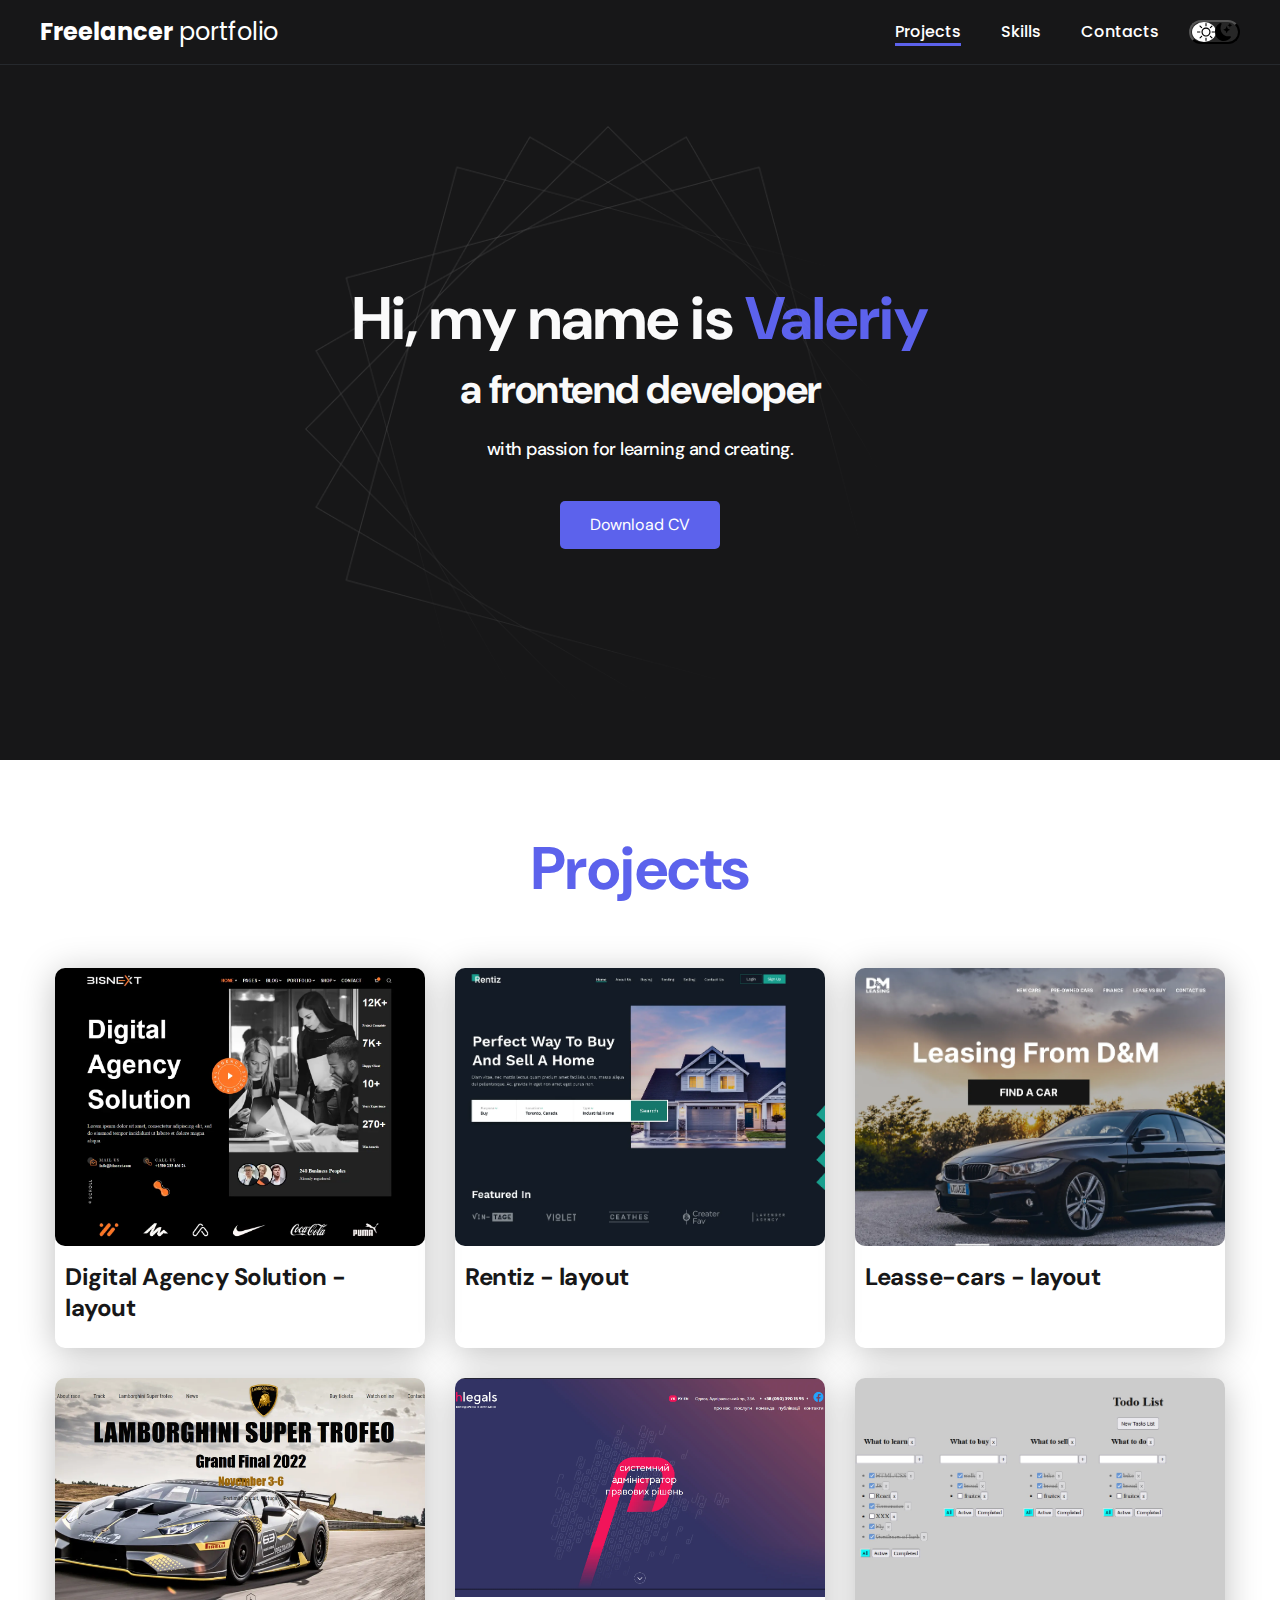
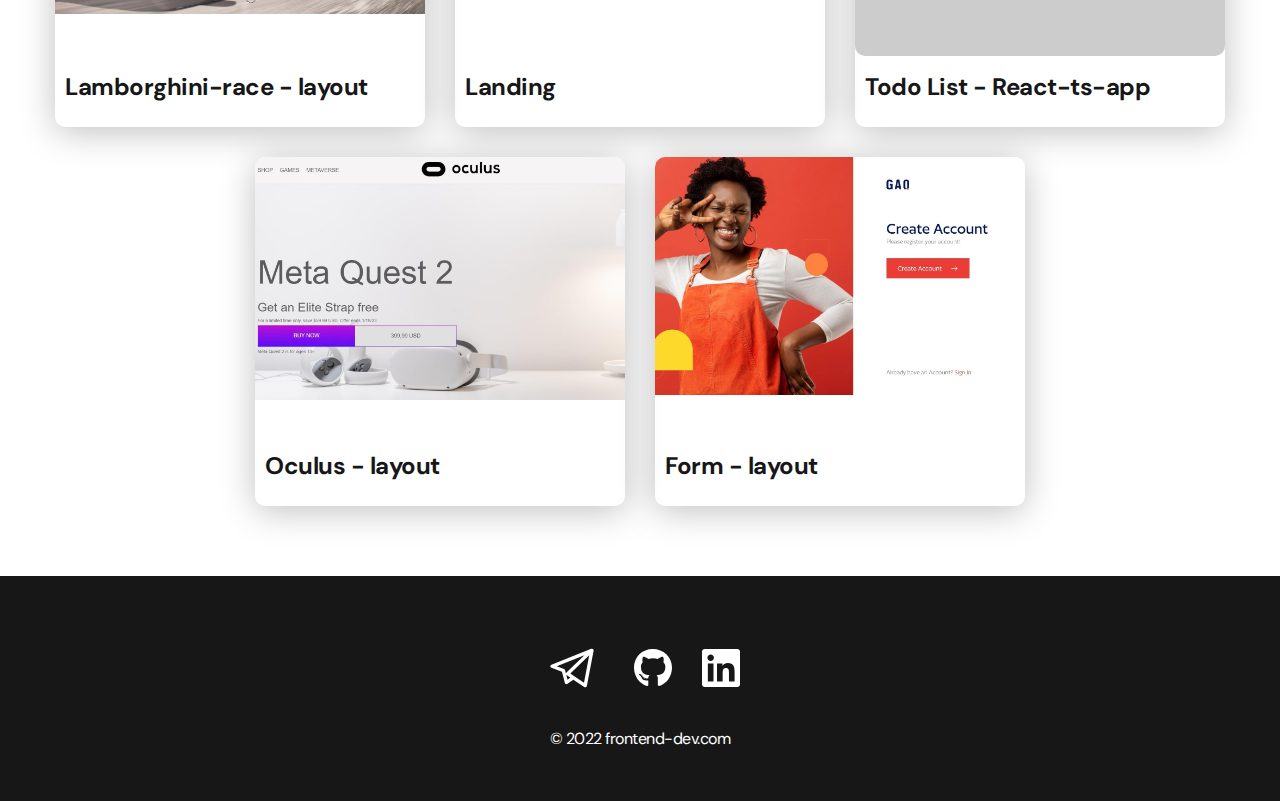
<file: index.html>
<!DOCTYPE html>
<html lang="en">
    <head>
    <meta charset="UTF-8">
    <meta http-equiv="X-UA-Compatible" content="IE=edge">
    <meta name="viewport" content="width=device-width, initial-scale=1.0">
    <link rel="stylesheet" href="css/style.min.css?_v=20230529133737">
    <title>portfolio</title>
</head>
    <body>
        <div class="wrapper">
            <nav class="nav">
                <div class="container">
                    <div class="nav-row">
                        <a href="./index.html" class="logo"><span>Freelancer</span> portfolio</a>
        
                        <button class="dark-mode-btn">
                            <img src="./img/svgicons/sun.svg" alt="light mode" class="dark-mode-btn__icon">
                            <img src="./img/svgicons/moon.svg" alt="dark mode" class="dark-mode-btn__icon">
                        </button>
        
                        <ul class="nav-list">
                            <li class="nav-list__item">
                                <a href="./index.html" class="nav-list__link nav-list__link--active">Projects</a>
                            </li>
                            <li class="nav-list__item">
                                <a href="./skills.html" class="nav-list__link">Skills</a>
                            </li>
                            <li class="nav-list__item">
                                <a href="./contacts.html" class="nav-list__link">Contacts</a>
                            </li>
                        </ul>
                    </div>
                </div>
               
           </nav>
           <header class="header">
                <div class="header__wrapper">
                    <picture><source srcset="./img/Abstract.webp" type="image/webp"><img src="./img/Abstract.png" alt="back ground image"></picture>
                    <h1 class="header__title"><strong>Hi, my name is <em>Valeriy</em></strong><br> a frontend developer</h1>
                    <div class="header__text">
                        <p>with passion for learning and creating.</p>
                    </div>
                    <div class="header__btn">
                        <a href="./doc/Valeriy D. FE dev CV.pdf" download class="btn">Download CV</a>
                    </div>
                </div>
           </header>
           <main class="section">
                <div class="container">
                    <h2 class="project__title">Projects</h2>
                    <div class="project__content">
        
                        <div class="project__content-card">
                            <a href="./project-page1.html">
                                <div class="project__content-card-img">     
                                    <picture><source srcset="./img/projects/Digital-agency-solution.webp" type="image/webp"><img src="./img/projects/Digital-agency-solution.png" alt="project-img01"></picture>   
                                </div>
                                <h3 class="project__content-card-text">Digital Agency Solution - layout</h3>
            
                            </a>
                        </div>
                        <div class="project__content-card">
                            <a href="project-rentiz.html">
                                <div class="project__content-card-img">
                                    <picture><source srcset="./img/projects/Rentiz.webp" type="image/webp"><img src="./img/projects/Rentiz.jpg" alt="project-img02"></picture>
                                </div>
                                <h3 class="project__content-card-text">Rentiz - layout</h3>
            
                            </a>
                        </div>
                        <div class="project__content-card">
                            <a href="project- leasse-cars.html">
                                <div class="project__content-card-img">
                                    <picture><source srcset="./img/projects/leasse-cars.webp" type="image/webp"><img src="./img/projects/leasse-cars.jpg" alt="project-img03"></picture>
                                </div>
                                <h3 class="project__content-card-text">Leasse-cars - layout </h3>
            
                            </a>
                        </div>
                        <div class="project__content-card">
                            <a href="project-lamborghini.html">
                                <div class="project__content-card-img">
                                    <picture><source srcset="./img/projects/lamborghini.webp" type="image/webp"><img src="./img/projects/lamborghini.jpg" alt="project-img04"></picture>
                                </div>
                                <h3 class="project__content-card-text">Lamborghini-race - layout</h3>
            
                            </a>
                        </div>
                        <div class="project__content-card">
                            <a href="project-site-layout.html">
                                <div class="project__content-card-img">
                                    <picture><source srcset="./img/projects/Hlegals.webp" type="image/webp"><img src="./img/projects/Hlegals.jpg" alt="project-img05"></picture>
                                </div>
                                <h3 class="project__content-card-text">Landing</h3>
            
                            </a>
                        </div>
                        <div class="project__content-card">
                            <a href="project-todo-ts.html">
                                <div class="project__content-card-img">
                                    <img src="./img/projects/todolist 2.jpg" alt="project-img06">
                                </div>
                                <h3 class="project__content-card-text">Todo List - React-ts-app</h3>
            
                            </a>
                        </div>
                        <div class="project__content-card">
                            <a href="project-oculus.html">
                                <div class="project__content-card-img">
                                    <img src="./img/projects/Screenshot oculus.jpg" alt="project-img06">
                                </div>
                                <h3 class="project__content-card-text">Oculus - layout</h3>
            
                            </a>
                        </div>
                        <div class="project__content-card">
                            <a href="project-form.html">
                                <div class="project__content-card-img">
                                    <img src="./img/projects/Screenshot form.jpg" alt="project-img06">
                                </div>
                                <h3 class="project__content-card-text">Form - layout</h3>
            
                            </a>
                        </div>
                    </div>
                </div>
        
           </main>
            
            <footer class="footer">
    <div class="container">          
        <ul class="social">

            <li class="social__item">
                <a href="https://t.me/dolyasv63">
                    <img src="img/svgicons/telegram.svg" alt="telegram">
                </a>
            </li>
            <li class="social__item">
                <a href="https://github.com/ValeriyDolya">
                    <img src="img/svgicons/gitHub.svg" alt="gitHub">
                </a>
            </li>
            <li class="social__item">
                <a href="https://www.linkedin.com/in/valeriy-dolya-1a2a0b246/">
                    <img src="img/svgicons/linkedIn.svg" alt="linkedIn">
                </a>
            </li>
        </ul>
        <div class="copyright">
            <p>© 2022 frontend-dev.com</p>
        </div>
    </div>
</footer>
        </div>



        <script src="js/app.min.js?_v=20230529133737"></script>
    </body>
</html>
</file>
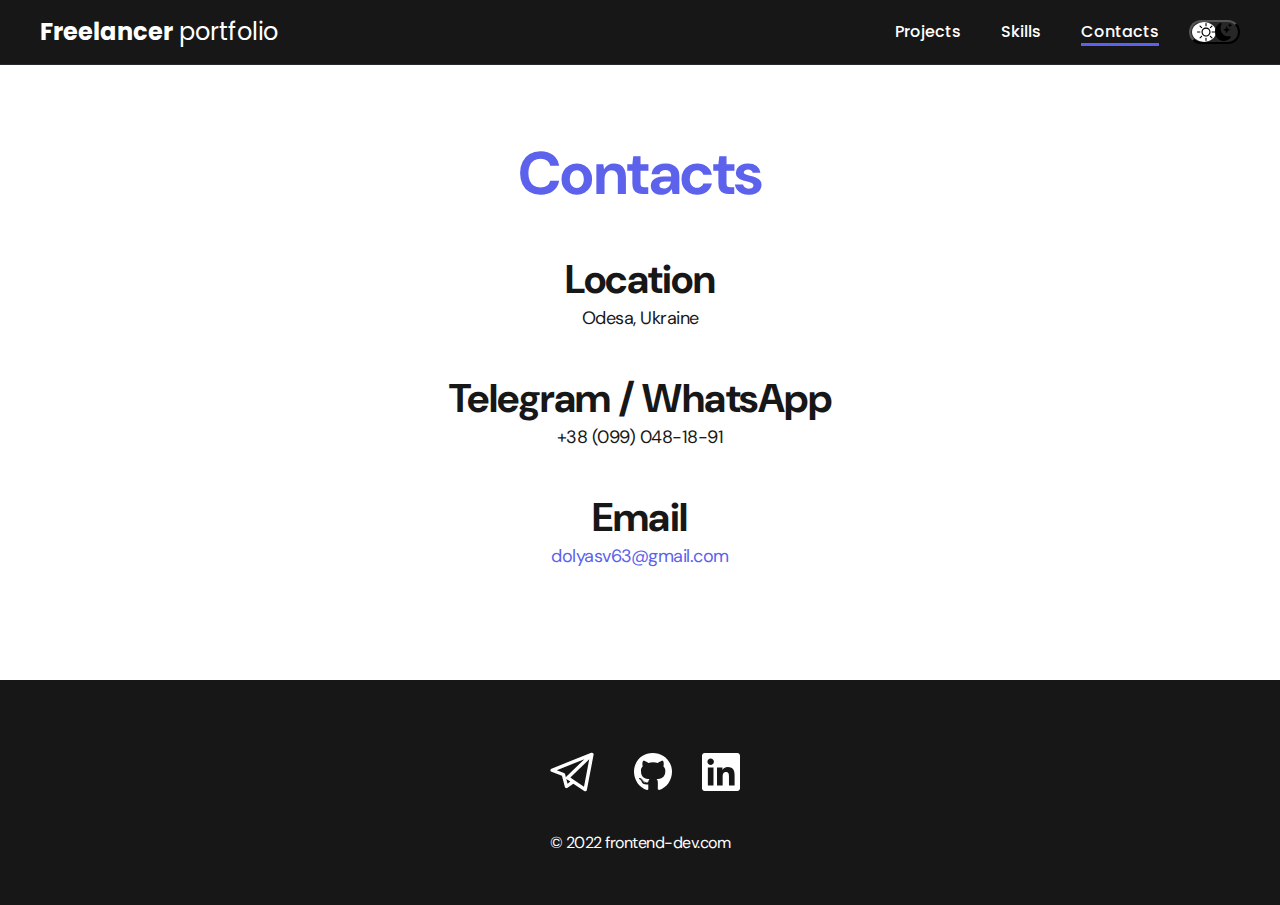
<file: contacts.html>
<!DOCTYPE html>
<html lang="en">
    <head>
    <meta charset="UTF-8">
    <meta http-equiv="X-UA-Compatible" content="IE=edge">
    <meta name="viewport" content="width=device-width, initial-scale=1.0">
    <link rel="stylesheet" href="css/style.min.css?_v=20230529133737">
    <title>about page</title>
</head>
    <body>
        <nav class="nav">
            <div class="container">
                <div class="nav-row">
                    <a href="./index.html" class="logo"><span>Freelancer</span> portfolio</a>
                    <button class="dark-mode-btn">
                        <img src="./img/svgicons/sun.svg" alt="light mode" class="dark-mode-btn__icon">
                        <img src="./img/svgicons/moon.svg" alt="dark mode" class="dark-mode-btn__icon">
                    </button>
                    <ul class="nav-list">
                        <li class="nav-list__item">
                            <a href="./index.html" class="nav-list__link">Projects</a>
                        </li>
                        <li class="nav-list__item">
                            <a href="./skills.html" class="nav-list__link">Skills</a>
                        </li>
                        <li class="nav-list__item">
                            <a href="./contacts.html" class="nav-list__link nav-list__link--active">Contacts</a>
                        </li>
                    </ul>
                </div>
            </div>
           
       </nav>
    
       <main class="section">
            <div class="container"> 
                <h1 class="project__title">Contacts</h1>
                <ul class="content-list">
                    <li class="contemt-list__item">
                        <h2 class="contemt-list__item--title">Location </h2>
                        <p>Odesa, Ukraine</p>
                    </li>
                    <li class="contemt-list__item">
                        <h2 class="contemt-list__item--title">Telegram / WhatsApp</h2>
                        <p><a href="tel:+380990481891" class="tel">+38 (099) 048-18-91</a></p>
                    </li>
                    <li class="contemt-list__item">
                        <h2 class="contemt-list__item--title">Email</h2>
                        <p><a href="mailto:dolyasv63@gmail.com" class="email">dolyasv63@gmail.com</a></p>
                    </li>
                </ul>
    
            </div>
    
       </main>
        <footer class="footer">
    <div class="container">          
        <ul class="social">

            <li class="social__item">
                <a href="https://t.me/dolyasv63">
                    <img src="img/svgicons/telegram.svg" alt="telegram">
                </a>
            </li>
            <li class="social__item">
                <a href="https://github.com/ValeriyDolya">
                    <img src="img/svgicons/gitHub.svg" alt="gitHub">
                </a>
            </li>
            <li class="social__item">
                <a href="https://www.linkedin.com/in/valeriy-dolya-1a2a0b246/">
                    <img src="img/svgicons/linkedIn.svg" alt="linkedIn">
                </a>
            </li>
        </ul>
        <div class="copyright">
            <p>© 2022 frontend-dev.com</p>
        </div>
    </div>
</footer>
        <script src="js/app.min.js?_v=20230529133737"></script>
    </body>
</html>
</file>
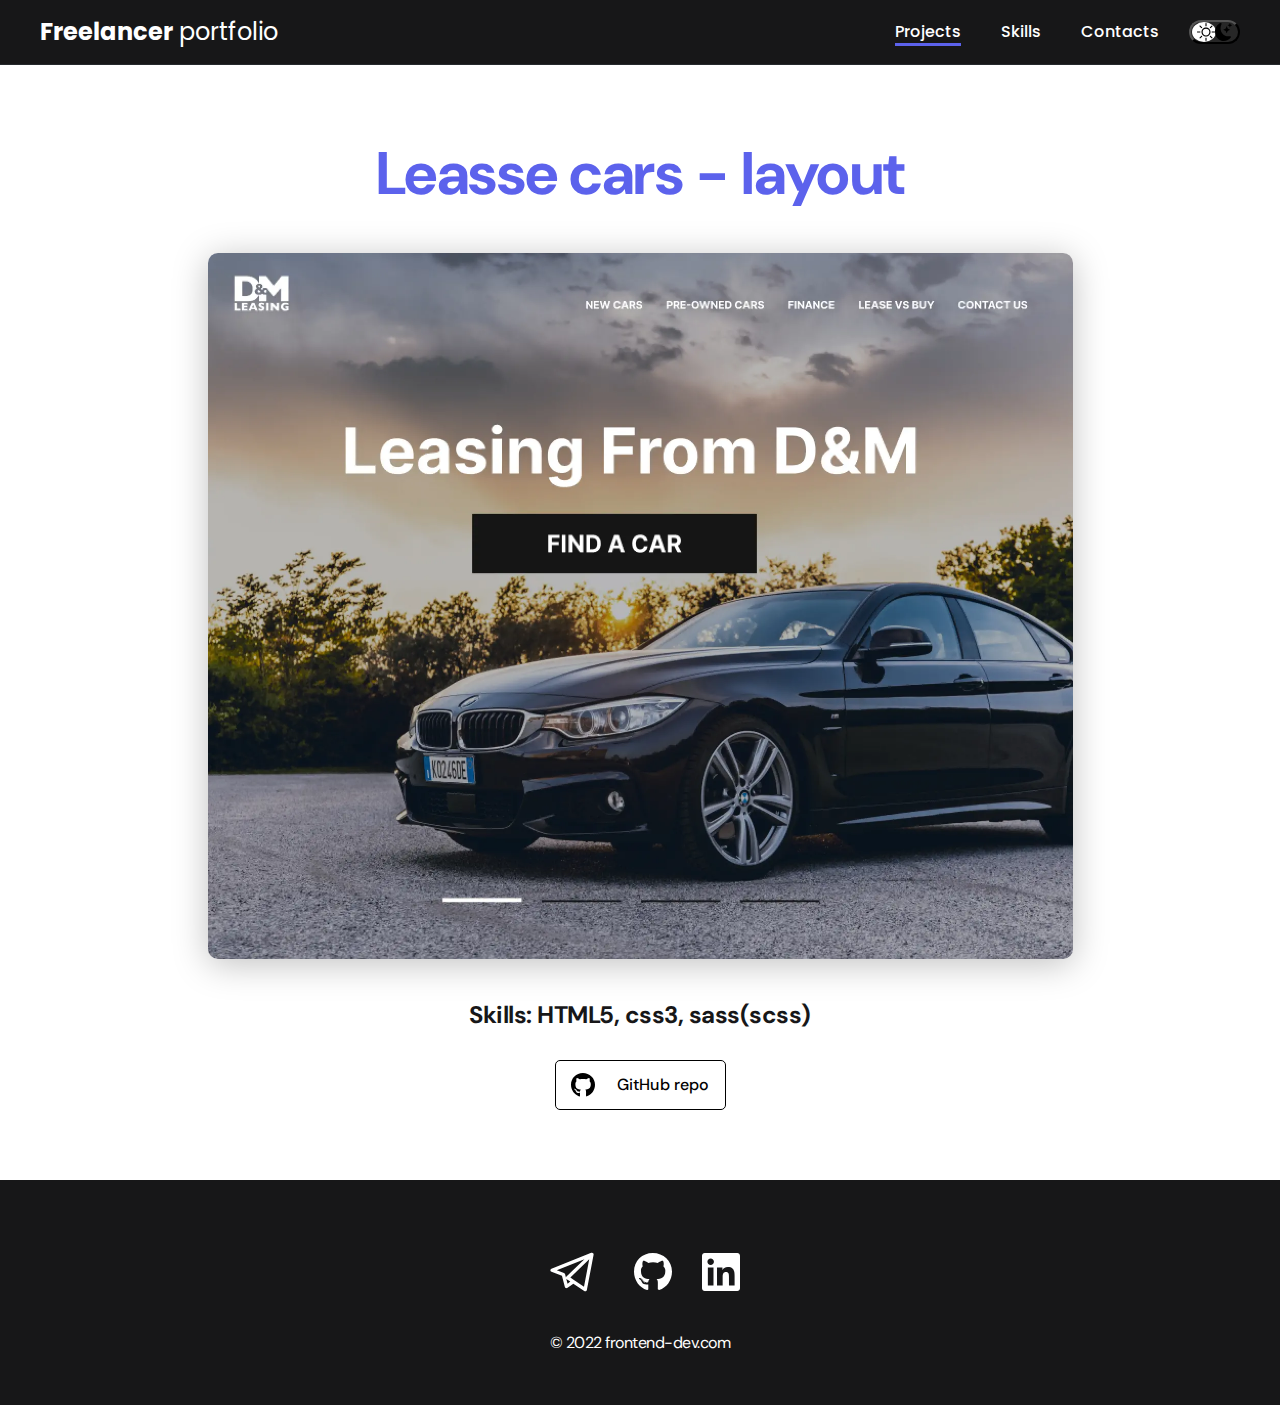
<file: project- leasse-cars.html>
<!DOCTYPE html>
<html lang="en">
    <head>
    <meta charset="UTF-8">
    <meta http-equiv="X-UA-Compatible" content="IE=edge">
    <meta name="viewport" content="width=device-width, initial-scale=1.0">
    <link rel="stylesheet" href="css/style.min.css?_v=20230529133737">
    <title>about page</title>
</head>
    <body>
        <nav class="nav">
            <div class="container">
                <div class="nav-row">
                    <a href="./index.html" class="logo"><span>Freelancer</span> portfolio</a>
                    <button class="dark-mode-btn">
                        <img src="./img/svgicons/sun.svg" alt="light mode" class="dark-mode-btn__icon">
                        <img src="./img/svgicons/moon.svg" alt="dark mode" class="dark-mode-btn__icon">
                    </button>
                    <ul class="nav-list">
                        <li class="nav-list__item">
                            <a href="./index.html" class="nav-list__link nav-list__link--active">Projects</a>
                        </li>
                        <li class="nav-list__item">
                            <a href="./skills.html" class="nav-list__link">Skills</a>
                        </li>
                        <li class="nav-list__item">
                            <a href="./contacts.html" class="nav-list__link">Contacts</a>
                        </li>
                    </ul>
                </div>
            </div>
        
        </nav>

        <main class="section">
            <div class="container">
                <div class="project-details">
                    <h1 class="project__title">Leasse cars - layout</h1>
                        <a href="https://valeriydolya.github.io/Leasse-cars/">
                            <picture><source srcset="./img/projects/leasse-cars.webp" type="image/webp"><img src="./img/projects/leasse-cars.jpg" alt="project-img01"></picture>
                        </a>
                    <div class="project-details__descr">
                        <p>Skills: HTML5, css3, sass(scss)</p>
                    </div>
                    <a href="https://github.com/ValeriyDolya/Leasse-cars" class="btn-outline">
                        <p>GitHub repo</p>
                    </a>
                </div>

            </div>

        </main>
        <footer class="footer">
    <div class="container">          
        <ul class="social">

            <li class="social__item">
                <a href="https://t.me/dolyasv63">
                    <img src="img/svgicons/telegram.svg" alt="telegram">
                </a>
            </li>
            <li class="social__item">
                <a href="https://github.com/ValeriyDolya">
                    <img src="img/svgicons/gitHub.svg" alt="gitHub">
                </a>
            </li>
            <li class="social__item">
                <a href="https://www.linkedin.com/in/valeriy-dolya-1a2a0b246/">
                    <img src="img/svgicons/linkedIn.svg" alt="linkedIn">
                </a>
            </li>
        </ul>
        <div class="copyright">
            <p>© 2022 frontend-dev.com</p>
        </div>
    </div>
</footer>
        <script src="js/app.min.js?_v=20230529133737"></script>
    </body>
</html>
</file>
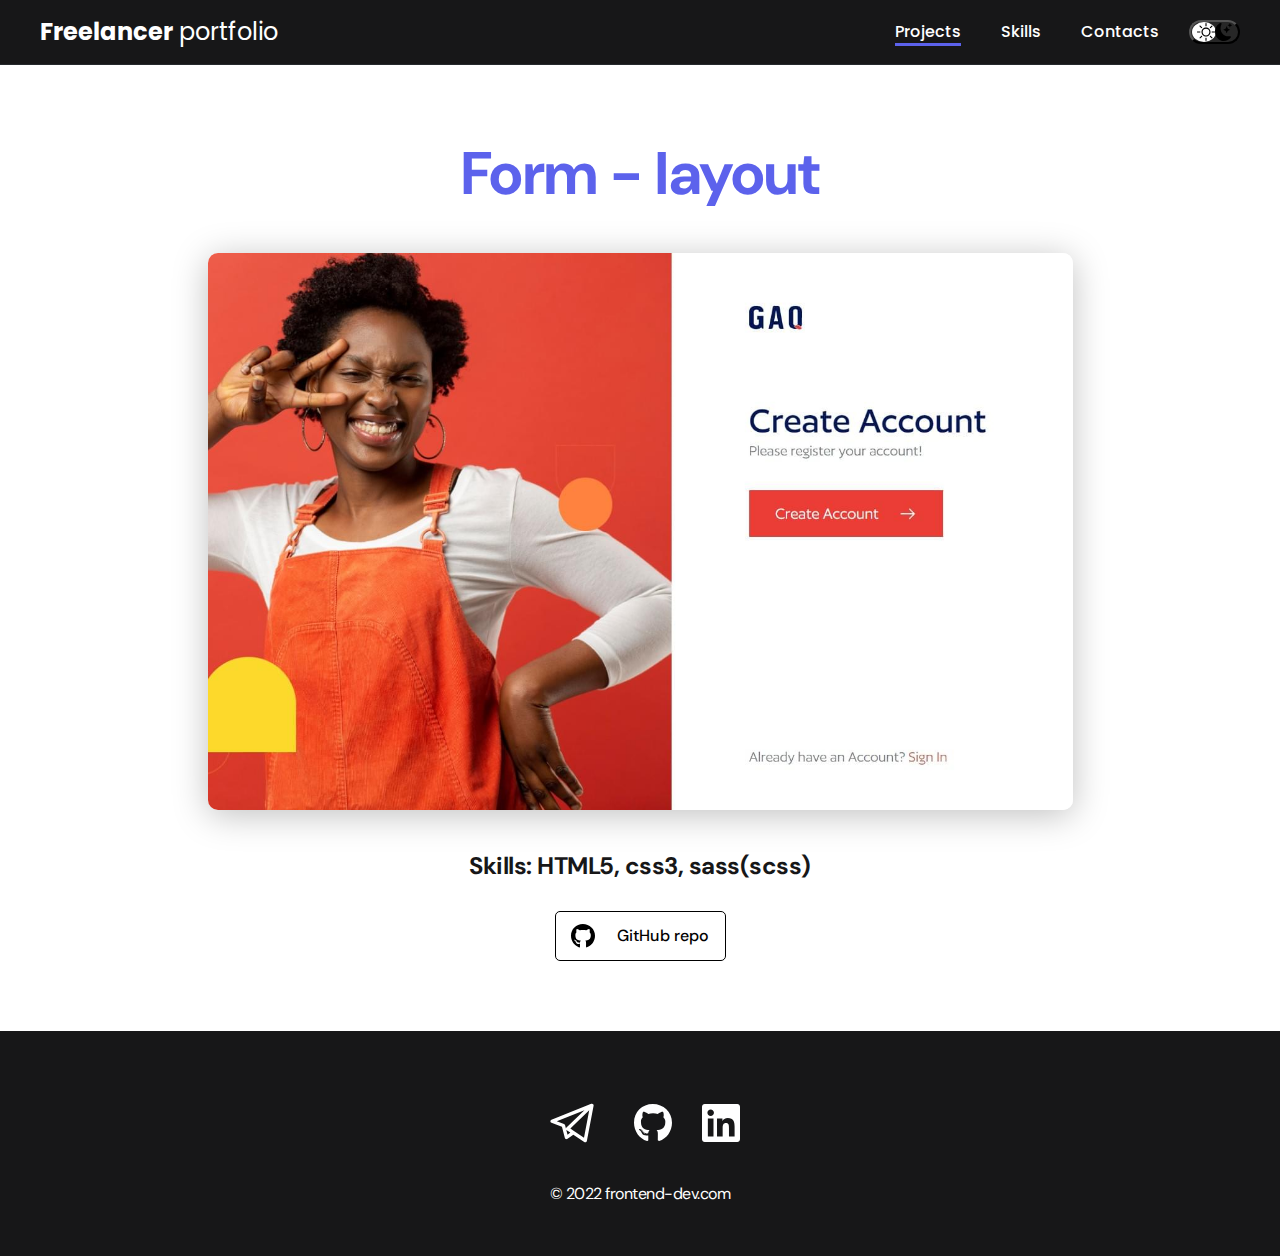
<file: project-form.html>
<!DOCTYPE html>
<html lang="en">
    <head>
    <meta charset="UTF-8">
    <meta http-equiv="X-UA-Compatible" content="IE=edge">
    <meta name="viewport" content="width=device-width, initial-scale=1.0">
    <link rel="stylesheet" href="css/style.min.css?_v=20230529133737">
    <title>about page</title>
</head>
    <body>
        <nav class="nav">
            <div class="container">
                <div class="nav-row">
                    <a href="./index.html" class="logo"><span>Freelancer</span> portfolio</a>
                    <button class="dark-mode-btn">
                        <img src="./img/svgicons/sun.svg" alt="light mode" class="dark-mode-btn__icon">
                        <img src="./img/svgicons/moon.svg" alt="dark mode" class="dark-mode-btn__icon">
                    </button>
                    <ul class="nav-list">
                        <li class="nav-list__item">
                            <a href="./index.html" class="nav-list__link nav-list__link--active">Projects</a>
                        </li>
                        <li class="nav-list__item">
                            <a href="./skills.html" class="nav-list__link">Skills</a>
                        </li>
                        <li class="nav-list__item">
                            <a href="./contacts.html" class="nav-list__link">Contacts</a>
                        </li>
                    </ul>
                </div>
            </div>
        
        </nav>

        <main class="section">
            <div class="container">
                <div class="project-details">
                    <h1 class="project__title">Form - layout</h1>
                        <a href="https://valeriydolya.github.io/form/index.html">
                            <img src="./img/projects/Screenshot form.jpg" alt="project-img01">
                        </a>
                    <div class="project-details__descr">
                        <p>Skills: HTML5, css3, sass(scss)</p>
                    </div>
                    <a href="https://github.com/ValeriyDolya/form" class="btn-outline">
                        <p>GitHub repo</p>
                    </a>
                </div>

            </div>

        </main>
        <footer class="footer">
    <div class="container">          
        <ul class="social">

            <li class="social__item">
                <a href="https://t.me/dolyasv63">
                    <img src="img/svgicons/telegram.svg" alt="telegram">
                </a>
            </li>
            <li class="social__item">
                <a href="https://github.com/ValeriyDolya">
                    <img src="img/svgicons/gitHub.svg" alt="gitHub">
                </a>
            </li>
            <li class="social__item">
                <a href="https://www.linkedin.com/in/valeriy-dolya-1a2a0b246/">
                    <img src="img/svgicons/linkedIn.svg" alt="linkedIn">
                </a>
            </li>
        </ul>
        <div class="copyright">
            <p>© 2022 frontend-dev.com</p>
        </div>
    </div>
</footer>
        <script src="js/app.min.js?_v=20230529133737"></script>
    </body>
</html>
</file>
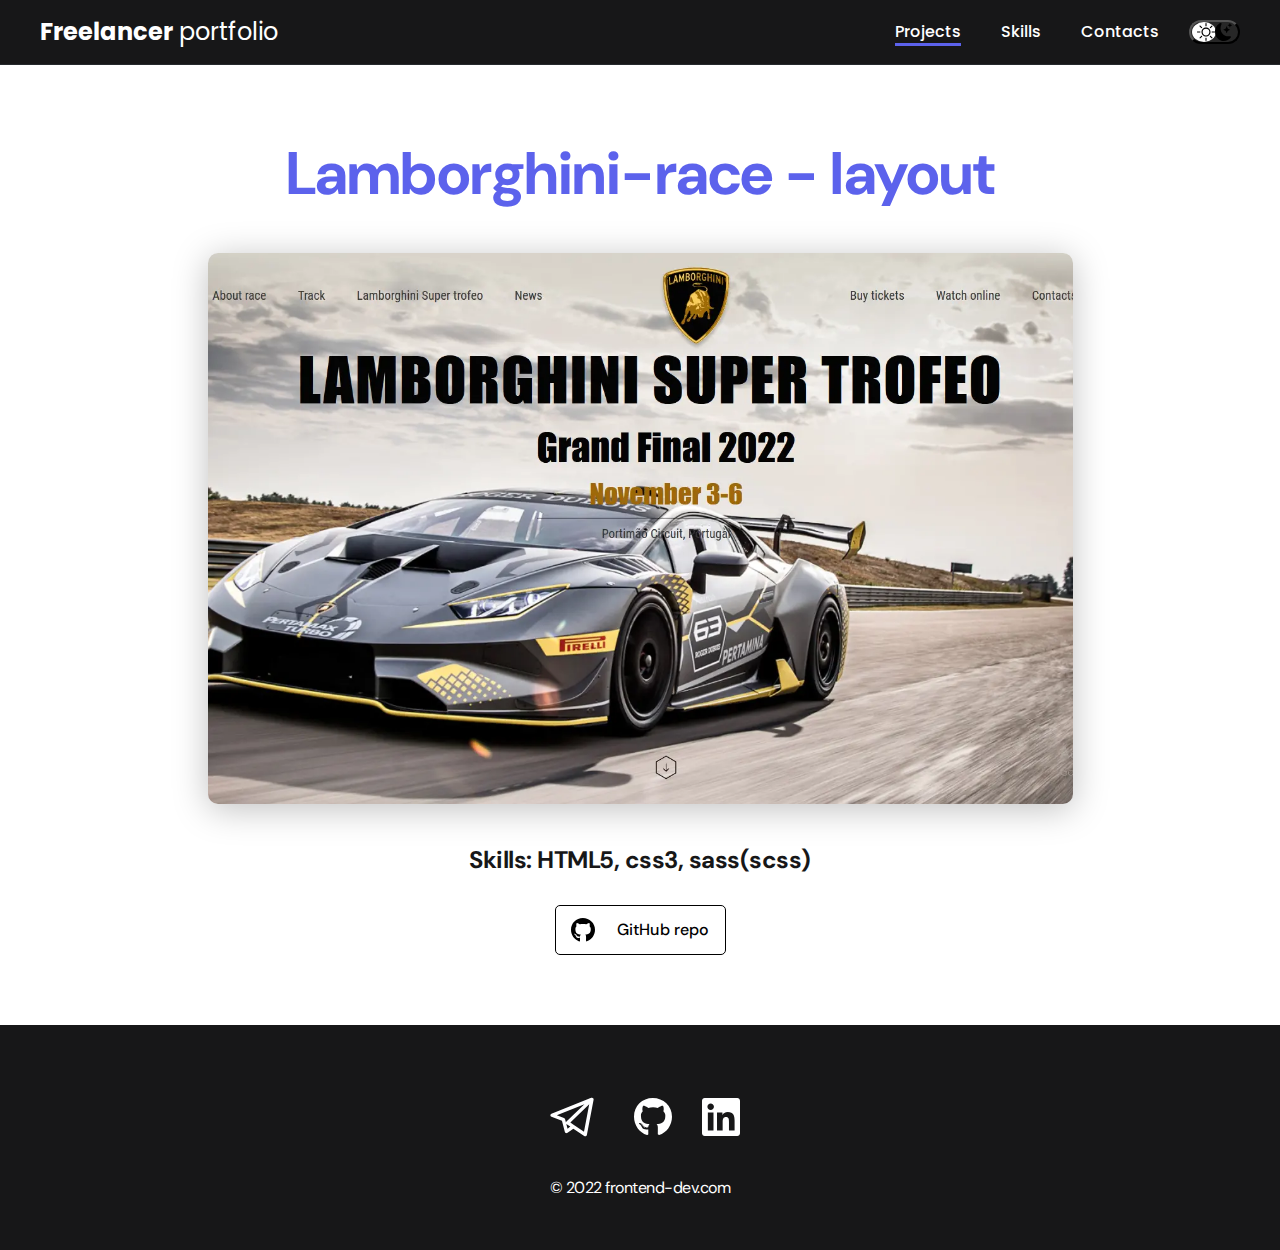
<file: project-lamborghini.html>
<!DOCTYPE html>
<html lang="en">
    <head>
    <meta charset="UTF-8">
    <meta http-equiv="X-UA-Compatible" content="IE=edge">
    <meta name="viewport" content="width=device-width, initial-scale=1.0">
    <link rel="stylesheet" href="css/style.min.css?_v=20230529133737">
    <title>about page</title>
</head>
    <body>
        <nav class="nav">
            <div class="container">
                <div class="nav-row">
                    <a href="./index.html" class="logo"><span>Freelancer</span> portfolio</a>
                    <button class="dark-mode-btn">
                        <img src="./img/svgicons/sun.svg" alt="light mode" class="dark-mode-btn__icon">
                        <img src="./img/svgicons/moon.svg" alt="dark mode" class="dark-mode-btn__icon">
                    </button>
                    <ul class="nav-list">
                        <li class="nav-list__item">
                            <a href="./index.html" class="nav-list__link nav-list__link--active">Projects</a>
                        </li>
                        <li class="nav-list__item">
                            <a href="./skills.html" class="nav-list__link">Skills</a>
                        </li>
                        <li class="nav-list__item">
                            <a href="./contacts.html" class="nav-list__link">Contacts</a>
                        </li>
                    </ul>
                </div>
            </div>
        
        </nav>

        <main class="section">
            <div class="container">
                <div class="project-details">
                    <h1 class="project__title">Lamborghini-race - layout</h1>
                        <a href="https://valeriydolya.github.io/lamborghini-race/">
                            <picture><source srcset="./img/projects/lamborghini.webp" type="image/webp"><img src="./img/projects/lamborghini.jpg" alt="project-img01"></picture>
                        </a>
                    <div class="project-details__descr">
                        <p>Skills: HTML5, css3, sass(scss)</p>
                    </div>
                    <a href="https://github.com/ValeriyDolya/lamborghini-race" class="btn-outline">
                        <p>GitHub repo</p>
                    </a>
                </div>

            </div>

        </main>
        <footer class="footer">
    <div class="container">          
        <ul class="social">

            <li class="social__item">
                <a href="https://t.me/dolyasv63">
                    <img src="img/svgicons/telegram.svg" alt="telegram">
                </a>
            </li>
            <li class="social__item">
                <a href="https://github.com/ValeriyDolya">
                    <img src="img/svgicons/gitHub.svg" alt="gitHub">
                </a>
            </li>
            <li class="social__item">
                <a href="https://www.linkedin.com/in/valeriy-dolya-1a2a0b246/">
                    <img src="img/svgicons/linkedIn.svg" alt="linkedIn">
                </a>
            </li>
        </ul>
        <div class="copyright">
            <p>© 2022 frontend-dev.com</p>
        </div>
    </div>
</footer>
        <script src="js/app.min.js?_v=20230529133737"></script>
    </body>
</html>
</file>
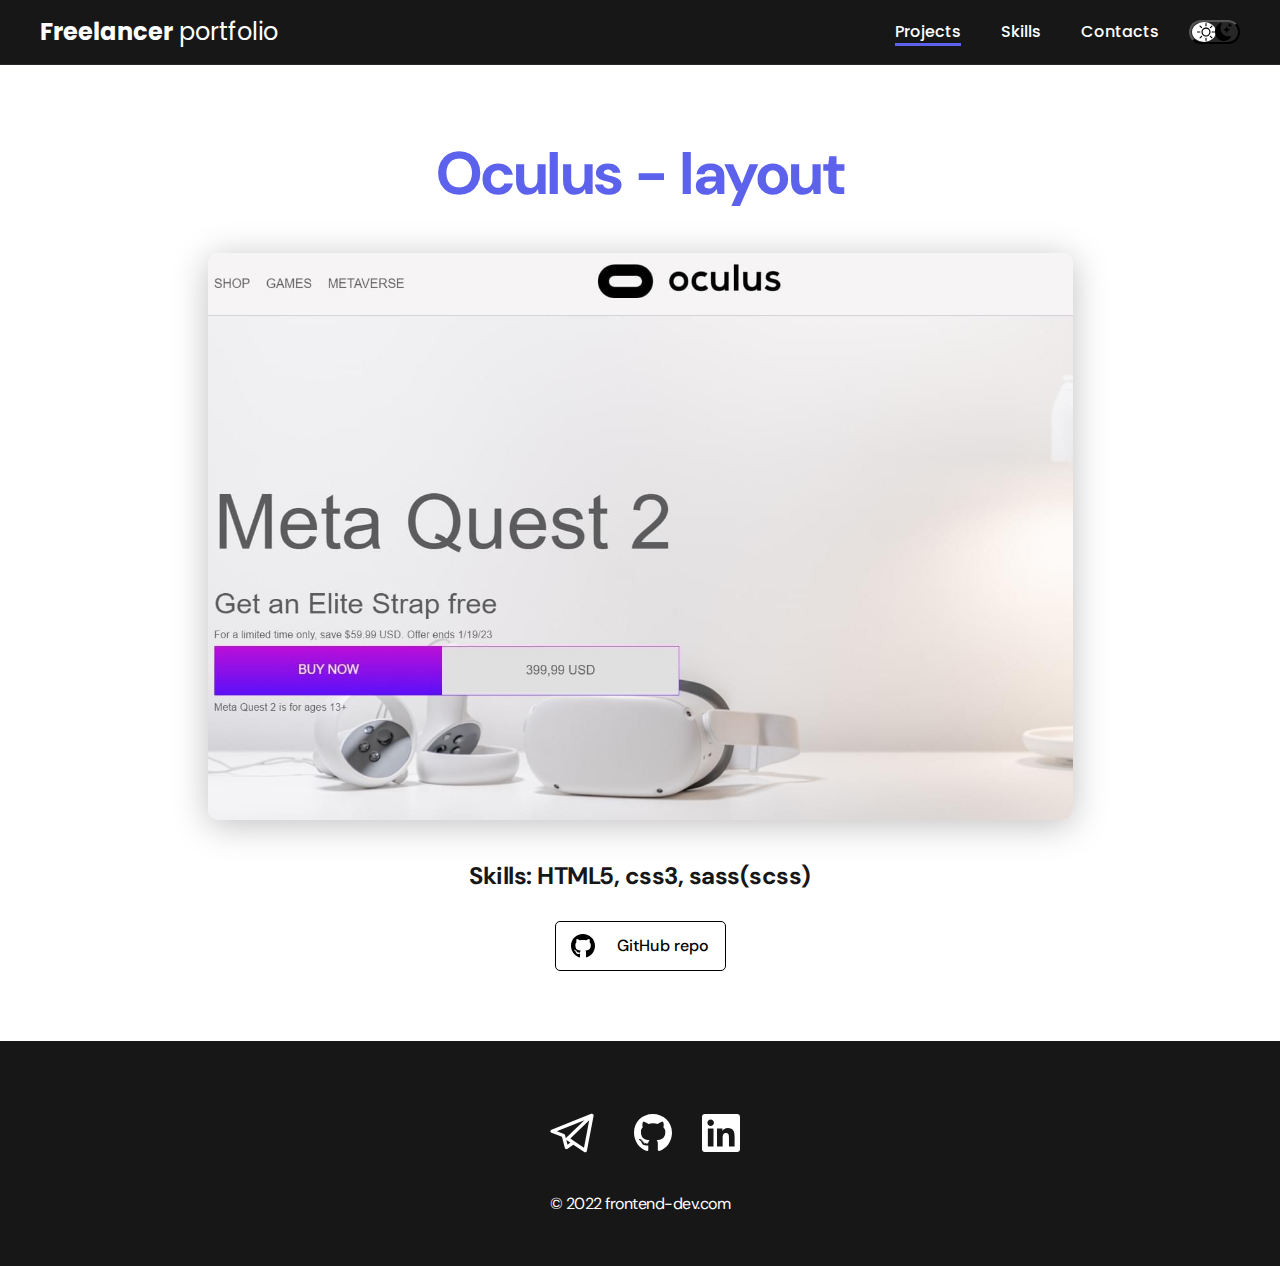
<file: project-oculus.html>
<!DOCTYPE html>
<html lang="en">
    <head>
    <meta charset="UTF-8">
    <meta http-equiv="X-UA-Compatible" content="IE=edge">
    <meta name="viewport" content="width=device-width, initial-scale=1.0">
    <link rel="stylesheet" href="css/style.min.css?_v=20230529133737">
    <title>about page</title>
</head>
    <body>
        <nav class="nav">
            <div class="container">
                <div class="nav-row">
                    <a href="./index.html" class="logo"><span>Freelancer</span> portfolio</a>
                    <button class="dark-mode-btn">
                        <img src="./img/svgicons/sun.svg" alt="light mode" class="dark-mode-btn__icon">
                        <img src="./img/svgicons/moon.svg" alt="dark mode" class="dark-mode-btn__icon">
                    </button>
                    <ul class="nav-list">
                        <li class="nav-list__item">
                            <a href="./index.html" class="nav-list__link nav-list__link--active">Projects</a>
                        </li>
                        <li class="nav-list__item">
                            <a href="./skills.html" class="nav-list__link">Skills</a>
                        </li>
                        <li class="nav-list__item">
                            <a href="./contacts.html" class="nav-list__link">Contacts</a>
                        </li>
                    </ul>
                </div>
            </div>
        
        </nav>

        <main class="section">
            <div class="container">
                <div class="project-details">
                    <h1 class="project__title">Oculus - layout</h1>
                        <a href="https://valeriydolya.github.io/oculus/#">
                            <img src="./img/projects/Screenshot oculus.jpg" alt="project-img01">
                        </a>
                    <div class="project-details__descr">
                        <p>Skills: HTML5, css3, sass(scss)</p>
                    </div>
                    <a href="https://github.com/ValeriyDolya/oculus" class="btn-outline">
                        <p>GitHub repo</p>
                    </a>
                </div>

            </div>

        </main>
        <footer class="footer">
    <div class="container">          
        <ul class="social">

            <li class="social__item">
                <a href="https://t.me/dolyasv63">
                    <img src="img/svgicons/telegram.svg" alt="telegram">
                </a>
            </li>
            <li class="social__item">
                <a href="https://github.com/ValeriyDolya">
                    <img src="img/svgicons/gitHub.svg" alt="gitHub">
                </a>
            </li>
            <li class="social__item">
                <a href="https://www.linkedin.com/in/valeriy-dolya-1a2a0b246/">
                    <img src="img/svgicons/linkedIn.svg" alt="linkedIn">
                </a>
            </li>
        </ul>
        <div class="copyright">
            <p>© 2022 frontend-dev.com</p>
        </div>
    </div>
</footer>
        <script src="js/app.min.js?_v=20230529133737"></script>
    </body>
</html>
</file>
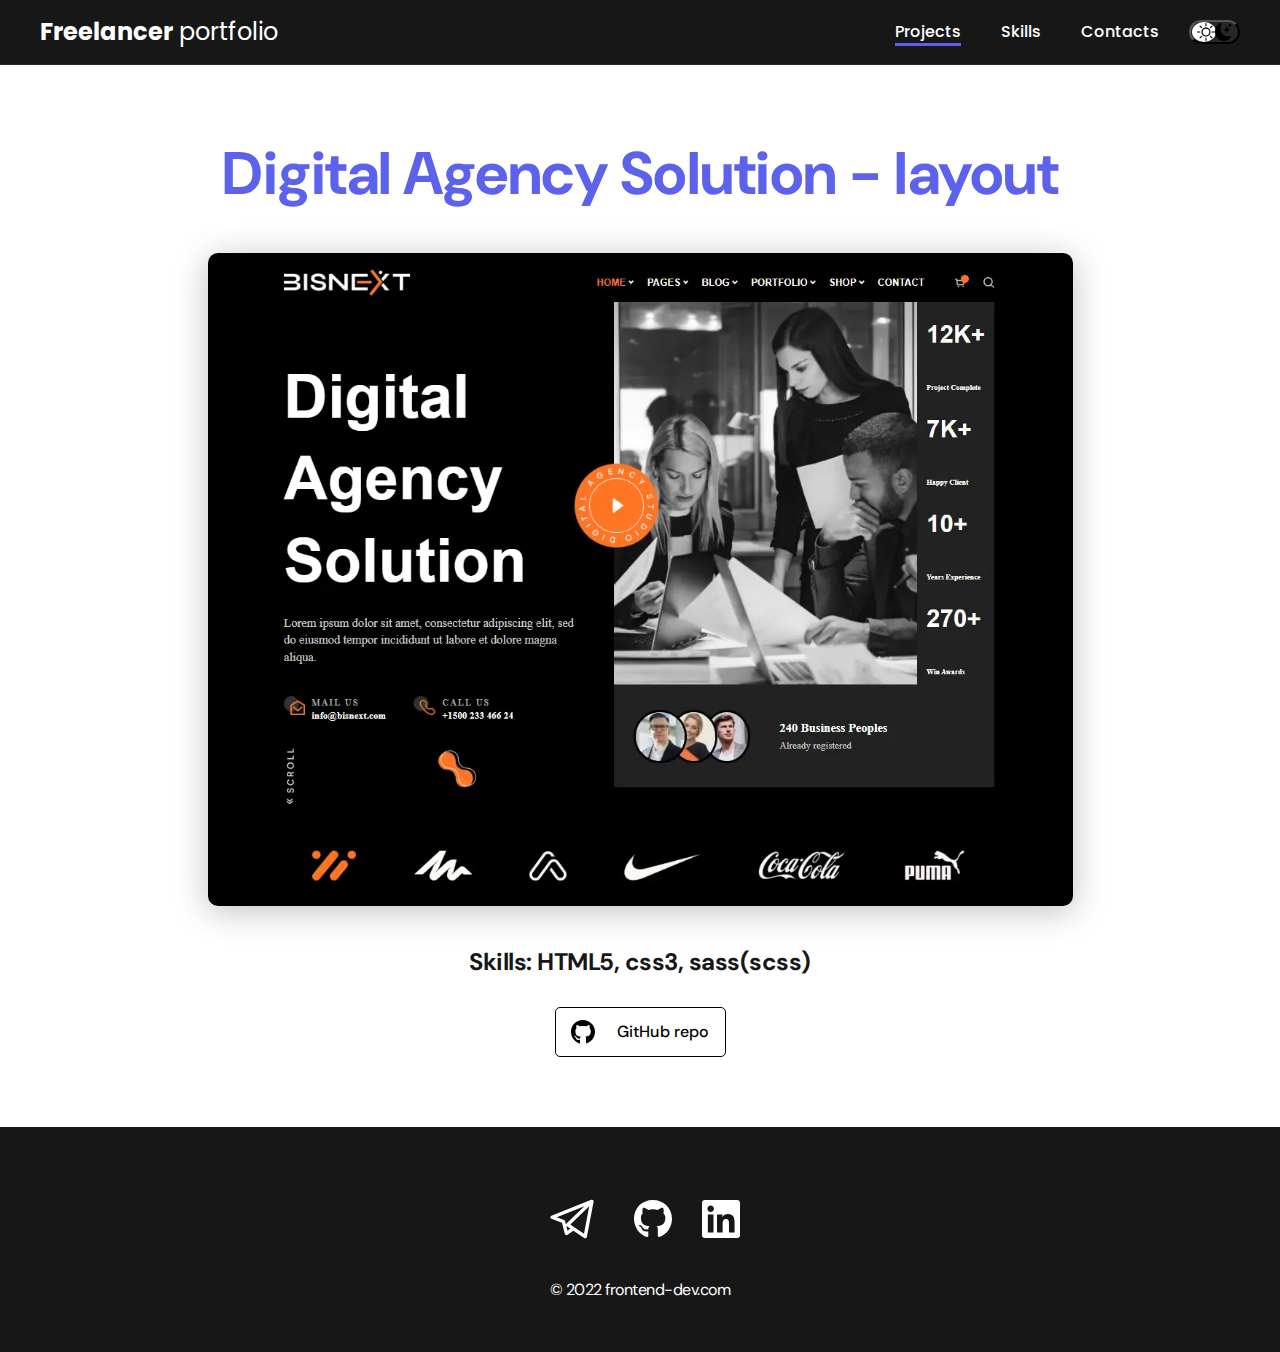
<file: project-page1.html>
<!DOCTYPE html>
<html lang="en">
    <head>
    <meta charset="UTF-8">
    <meta http-equiv="X-UA-Compatible" content="IE=edge">
    <meta name="viewport" content="width=device-width, initial-scale=1.0">
    <link rel="stylesheet" href="css/style.min.css?_v=20230529133737">
    <title>about page</title>
</head>
    <body>
        <nav class="nav">
            <div class="container">
                <div class="nav-row">
                    <a href="./index.html" class="logo"><span>Freelancer</span> portfolio</a>
                    <button class="dark-mode-btn">
                        <img src="./img/svgicons/sun.svg" alt="light mode" class="dark-mode-btn__icon">
                        <img src="./img/svgicons/moon.svg" alt="dark mode" class="dark-mode-btn__icon">
                    </button>
                    <ul class="nav-list">
                        <li class="nav-list__item">
                            <a href="./index.html" class="nav-list__link nav-list__link--active">Projects</a>
                        </li>
                        <li class="nav-list__item">
                            <a href="./skills.html" class="nav-list__link">Skills</a>
                        </li>
                        <li class="nav-list__item">
                            <a href="./contacts.html" class="nav-list__link">Contacts</a>
                        </li>
                    </ul>
                </div>
            </div>
        
        </nav>

        <main class="section">
            <div class="container">
                <div class="project-details">
                    <h1 class="project__title">Digital Agency Solution - layout</h1>
                        <a href="https://valeriydolya.github.io/Digital-Agency-Solution/">
                            <picture><source srcset="./img/projects/Digital-agency-solution.webp" type="image/webp"><img src="./img/projects/Digital-agency-solution.png" alt="project-img01"></picture>
                        </a>
                    <div class="project-details__descr">
                        <p>Skills: HTML5, css3, sass(scss)</p>
                    </div>
                    <a href="https://github.com/ValeriyDolya/Digital-Agency-Solution" class="btn-outline">
                        <p>GitHub repo</p>
                    </a>
                </div>

            </div>

        </main>
        <footer class="footer">
    <div class="container">          
        <ul class="social">

            <li class="social__item">
                <a href="https://t.me/dolyasv63">
                    <img src="img/svgicons/telegram.svg" alt="telegram">
                </a>
            </li>
            <li class="social__item">
                <a href="https://github.com/ValeriyDolya">
                    <img src="img/svgicons/gitHub.svg" alt="gitHub">
                </a>
            </li>
            <li class="social__item">
                <a href="https://www.linkedin.com/in/valeriy-dolya-1a2a0b246/">
                    <img src="img/svgicons/linkedIn.svg" alt="linkedIn">
                </a>
            </li>
        </ul>
        <div class="copyright">
            <p>© 2022 frontend-dev.com</p>
        </div>
    </div>
</footer>
        <script src="js/app.min.js?_v=20230529133737"></script>
    </body>
</html>
</file>
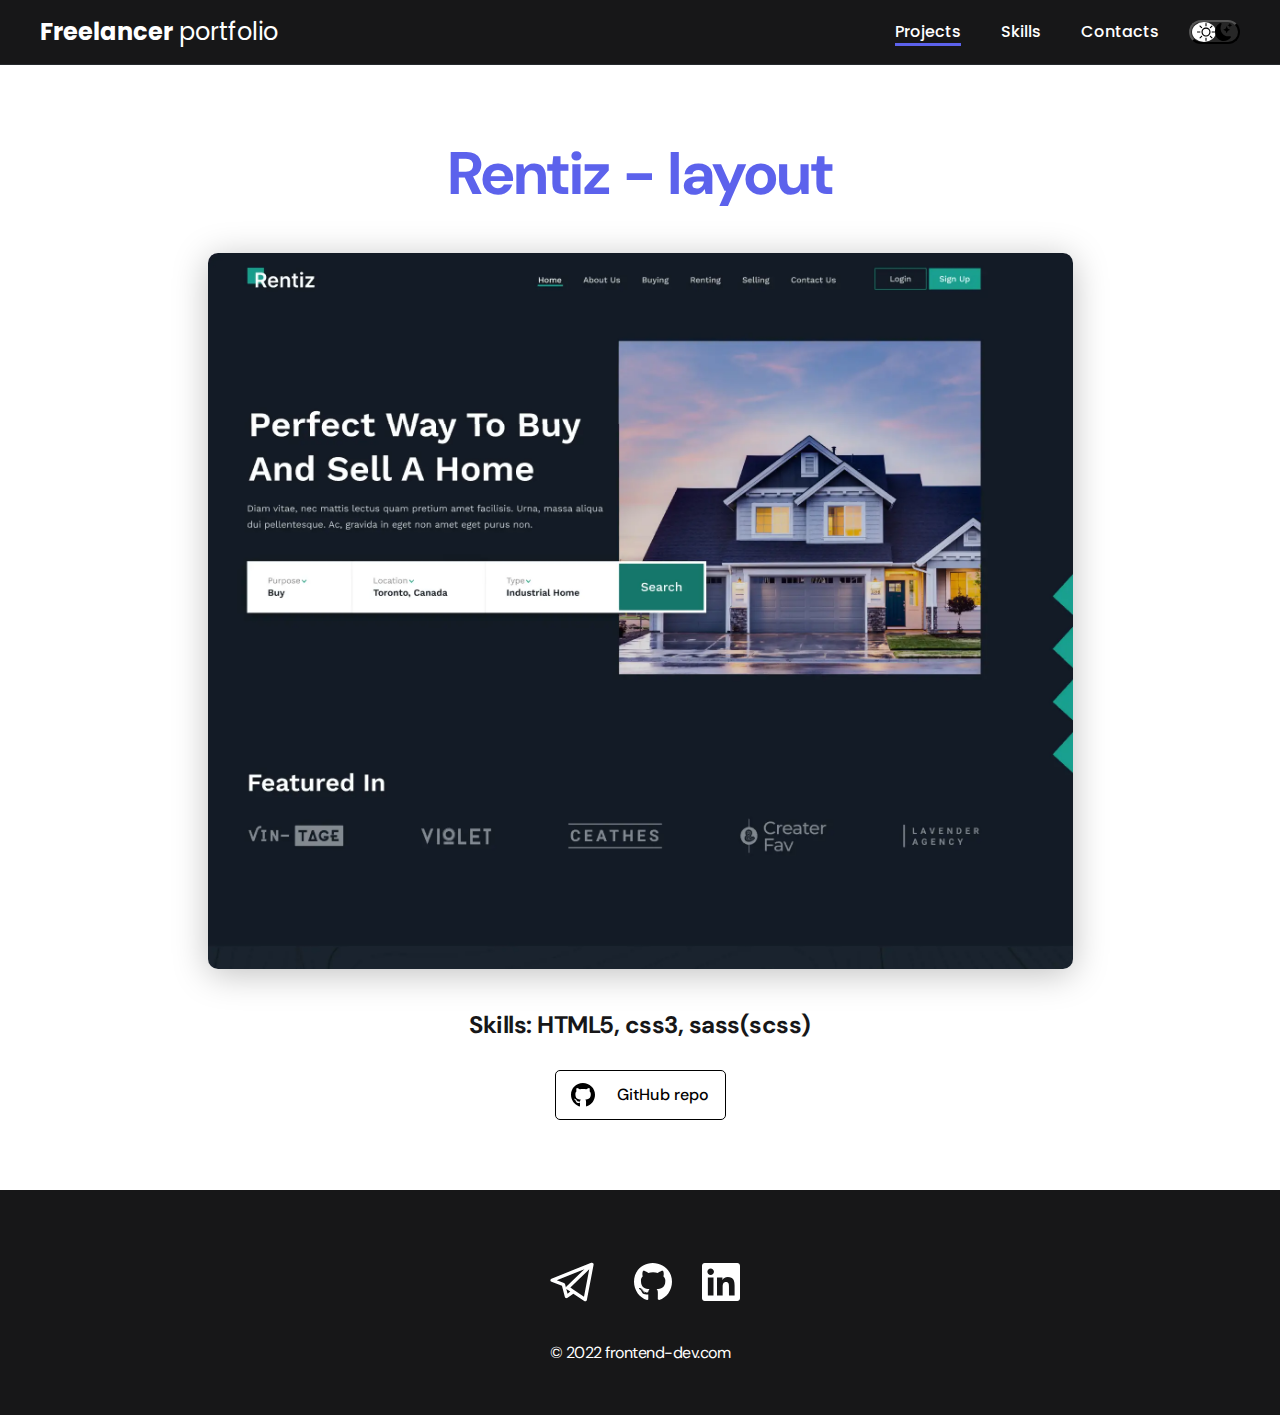
<file: project-rentiz.html>
<!DOCTYPE html>
<html lang="en">
    <head>
    <meta charset="UTF-8">
    <meta http-equiv="X-UA-Compatible" content="IE=edge">
    <meta name="viewport" content="width=device-width, initial-scale=1.0">
    <link rel="stylesheet" href="css/style.min.css?_v=20230529133737">
    <title>about page</title>
</head>
    <body>
        <nav class="nav">
            <div class="container">
                <div class="nav-row">
                    <a href="./index.html" class="logo"><span>Freelancer</span> portfolio</a>
                    <button class="dark-mode-btn">
                        <img src="./img/svgicons/sun.svg" alt="light mode" class="dark-mode-btn__icon">
                        <img src="./img/svgicons/moon.svg" alt="dark mode" class="dark-mode-btn__icon">
                    </button>
                    <ul class="nav-list">
                        <li class="nav-list__item">
                            <a href="./index.html" class="nav-list__link nav-list__link--active">Projects</a>
                        </li>
                        <li class="nav-list__item">
                            <a href="./skills.html" class="nav-list__link">Skills</a>
                        </li>
                        <li class="nav-list__item">
                            <a href="./contacts.html" class="nav-list__link">Contacts</a>
                        </li>
                    </ul>
                </div>
            </div>
        
        </nav>

        <main class="section">
            <div class="container">
                <div class="project-details">
                    <h1 class="project__title">Rentiz - layout</h1>
                        <a href="https://valeriydolya.github.io/Rentiz/">
                            <picture><source srcset="./img/projects/Rentiz.webp" type="image/webp"><img src="./img/projects/Rentiz.jpg" alt="project-img01"></picture>
                        </a>
                    <div class="project-details__descr">
                        <p>Skills: HTML5, css3, sass(scss)</p>
                    </div>
                    <a href="https://github.com/ValeriyDolya/Rentiz" class="btn-outline">
                        <p>GitHub repo</p>
                    </a>
                </div>

            </div>

        </main>
        <footer class="footer">
    <div class="container">          
        <ul class="social">

            <li class="social__item">
                <a href="https://t.me/dolyasv63">
                    <img src="img/svgicons/telegram.svg" alt="telegram">
                </a>
            </li>
            <li class="social__item">
                <a href="https://github.com/ValeriyDolya">
                    <img src="img/svgicons/gitHub.svg" alt="gitHub">
                </a>
            </li>
            <li class="social__item">
                <a href="https://www.linkedin.com/in/valeriy-dolya-1a2a0b246/">
                    <img src="img/svgicons/linkedIn.svg" alt="linkedIn">
                </a>
            </li>
        </ul>
        <div class="copyright">
            <p>© 2022 frontend-dev.com</p>
        </div>
    </div>
</footer>
        <script src="js/app.min.js?_v=20230529133737"></script>
    </body>
</html>
</file>
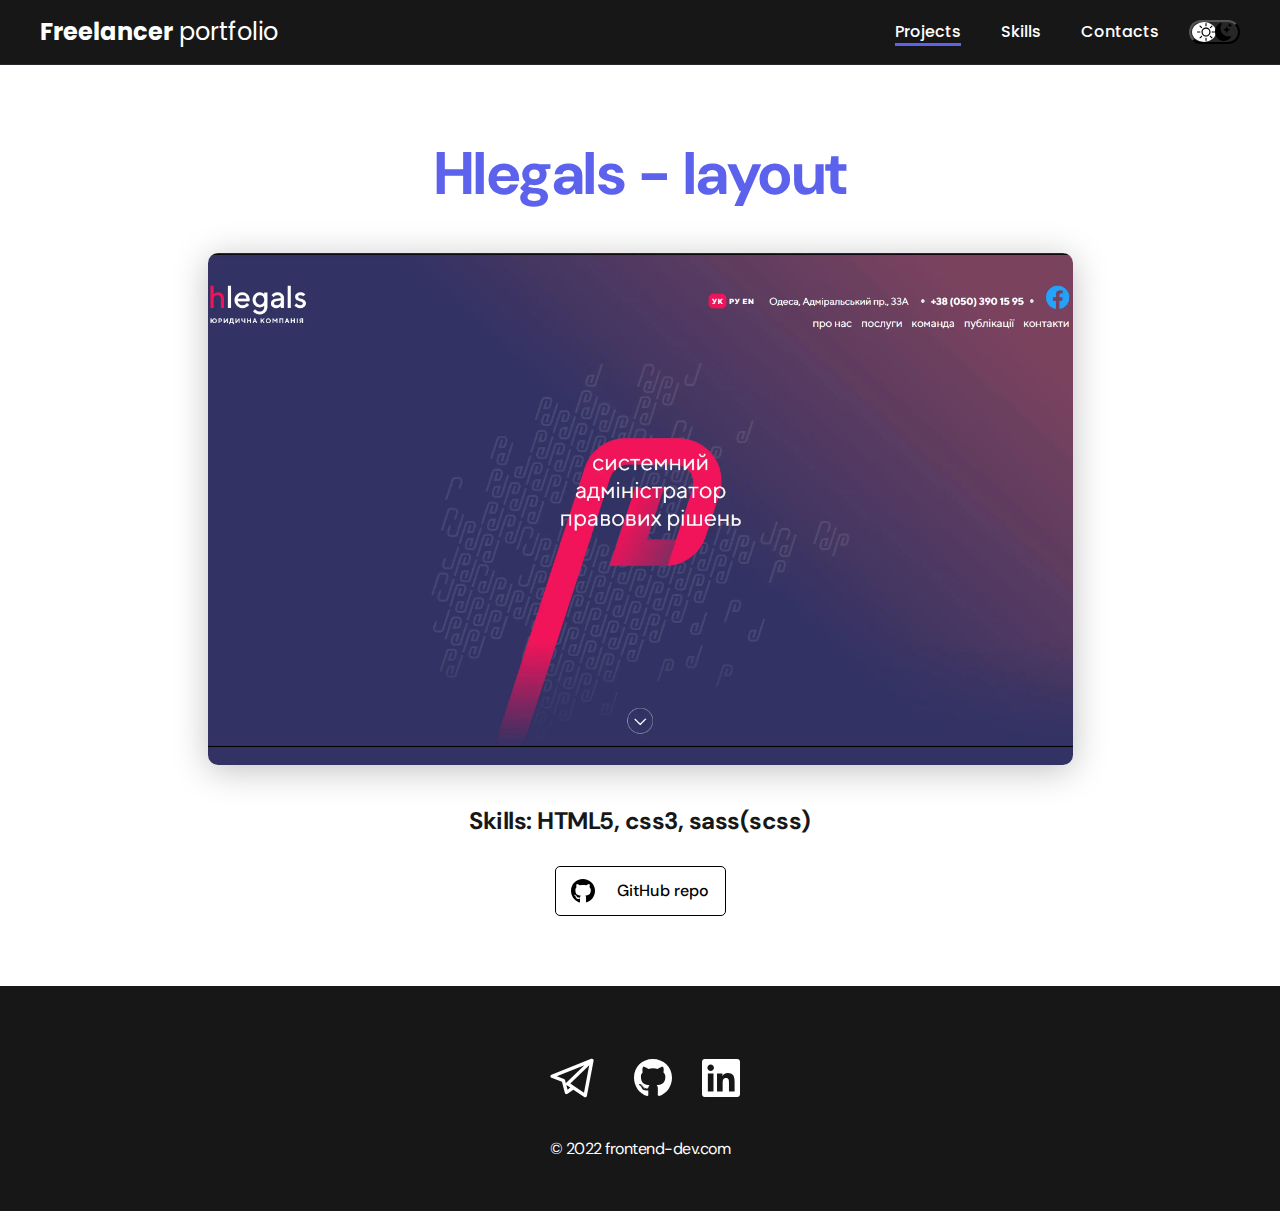
<file: project-site-layout.html>
<!DOCTYPE html>
<html lang="en">
    <head>
    <meta charset="UTF-8">
    <meta http-equiv="X-UA-Compatible" content="IE=edge">
    <meta name="viewport" content="width=device-width, initial-scale=1.0">
    <link rel="stylesheet" href="css/style.min.css?_v=20230529133737">
    <title>about page</title>
</head>
    <body>
        <nav class="nav">
            <div class="container">
                <div class="nav-row">
                    <a href="./index.html" class="logo"><span>Freelancer</span> portfolio</a>
                    <button class="dark-mode-btn">
                        <img src="./img/svgicons/sun.svg" alt="light mode" class="dark-mode-btn__icon">
                        <img src="./img/svgicons/moon.svg" alt="dark mode" class="dark-mode-btn__icon">
                    </button>
                    <ul class="nav-list">
                        <li class="nav-list__item">
                            <a href="./index.html" class="nav-list__link nav-list__link--active">Projects</a>
                        </li>
                        <li class="nav-list__item">
                            <a href="./skills.html" class="nav-list__link">Skills</a>
                        </li>
                        <li class="nav-list__item">
                            <a href="./contacts.html" class="nav-list__link">Contacts</a>
                        </li>
                    </ul>
                </div>
            </div>
        
        </nav>

        <main class="section">
            <div class="container">
                <div class="project-details">
                    <h1 class="project__title">Hlegals - layout</h1>
                        <a href="https://valeriydolya.github.io/site_layout/">
                            <picture><source srcset="./img/projects/Hlegals.webp" type="image/webp"><img src="./img/projects/Hlegals.jpg" alt="project-img01"></picture>
                        </a>
                    <div class="project-details__descr">
                        <p>Skills: HTML5, css3, sass(scss)</p>
                    </div>
                    <a href="https://github.com/ValeriyDolya/site_layout" class="btn-outline">
                        <p>GitHub repo</p>
                    </a>
                </div>

            </div>

        </main>
        <footer class="footer">
    <div class="container">          
        <ul class="social">

            <li class="social__item">
                <a href="https://t.me/dolyasv63">
                    <img src="img/svgicons/telegram.svg" alt="telegram">
                </a>
            </li>
            <li class="social__item">
                <a href="https://github.com/ValeriyDolya">
                    <img src="img/svgicons/gitHub.svg" alt="gitHub">
                </a>
            </li>
            <li class="social__item">
                <a href="https://www.linkedin.com/in/valeriy-dolya-1a2a0b246/">
                    <img src="img/svgicons/linkedIn.svg" alt="linkedIn">
                </a>
            </li>
        </ul>
        <div class="copyright">
            <p>© 2022 frontend-dev.com</p>
        </div>
    </div>
</footer>
        <script src="js/app.min.js?_v=20230529133737"></script>
    </body>
</html>
</file>
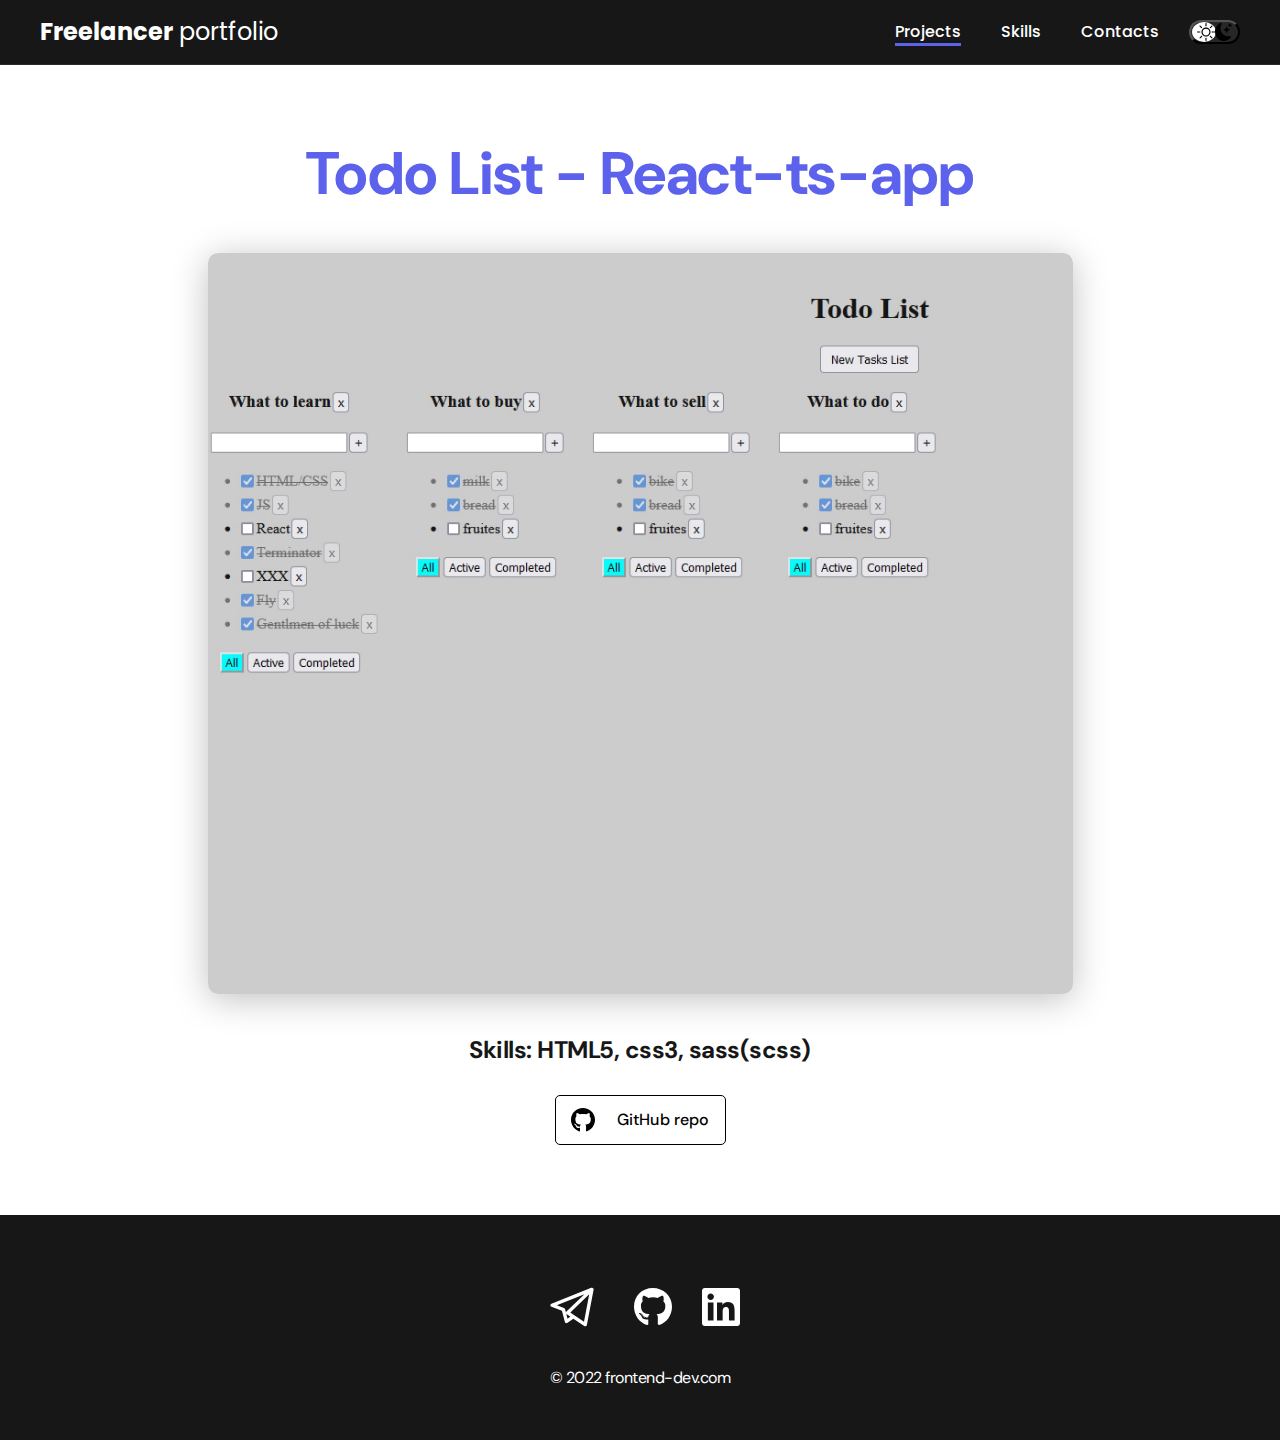
<file: project-todo-ts.html>
<!DOCTYPE html>
<html lang="en">
    <head>
    <meta charset="UTF-8">
    <meta http-equiv="X-UA-Compatible" content="IE=edge">
    <meta name="viewport" content="width=device-width, initial-scale=1.0">
    <link rel="stylesheet" href="css/style.min.css?_v=20230529133737">
    <title>about page</title>
</head>
    <body>
        <nav class="nav">
            <div class="container">
                <div class="nav-row">
                    <a href="./index.html" class="logo"><span>Freelancer</span> portfolio</a>
                    <button class="dark-mode-btn">
                        <img src="./img/svgicons/sun.svg" alt="light mode" class="dark-mode-btn__icon">
                        <img src="./img/svgicons/moon.svg" alt="dark mode" class="dark-mode-btn__icon">
                    </button>
                    <ul class="nav-list">
                        <li class="nav-list__item">
                            <a href="./index.html" class="nav-list__link nav-list__link--active">Projects</a>
                        </li>
                        <li class="nav-list__item">
                            <a href="./skills.html" class="nav-list__link">Skills</a>
                        </li>
                        <li class="nav-list__item">
                            <a href="./contacts.html" class="nav-list__link">Contacts</a>
                        </li>
                    </ul>
                </div>
            </div>
        
        </nav>

        <main class="section">
            <div class="container">
                <div class="project-details">
                    <h1 class="project__title">Todo List - React-ts-app</h1>
                        <a href="https://valeriydolya.github.io/todolist-ts/">
                            <img src="./img/projects/todolist 2.jpg" alt="project-img01">
                        </a>
                    <div class="project-details__descr">
                        <p>Skills: HTML5, css3, sass(scss)</p>
                    </div>
                    <a href="https://github.com/ValeriyDolya/todolist-ts" class="btn-outline">
                        <p>GitHub repo</p>
                    </a>
                </div>

            </div>

        </main>
        <footer class="footer">
    <div class="container">          
        <ul class="social">

            <li class="social__item">
                <a href="https://t.me/dolyasv63">
                    <img src="img/svgicons/telegram.svg" alt="telegram">
                </a>
            </li>
            <li class="social__item">
                <a href="https://github.com/ValeriyDolya">
                    <img src="img/svgicons/gitHub.svg" alt="gitHub">
                </a>
            </li>
            <li class="social__item">
                <a href="https://www.linkedin.com/in/valeriy-dolya-1a2a0b246/">
                    <img src="img/svgicons/linkedIn.svg" alt="linkedIn">
                </a>
            </li>
        </ul>
        <div class="copyright">
            <p>© 2022 frontend-dev.com</p>
        </div>
    </div>
</footer>
        <script src="js/app.min.js?_v=20230529133737"></script>
    </body>
</html>
</file>
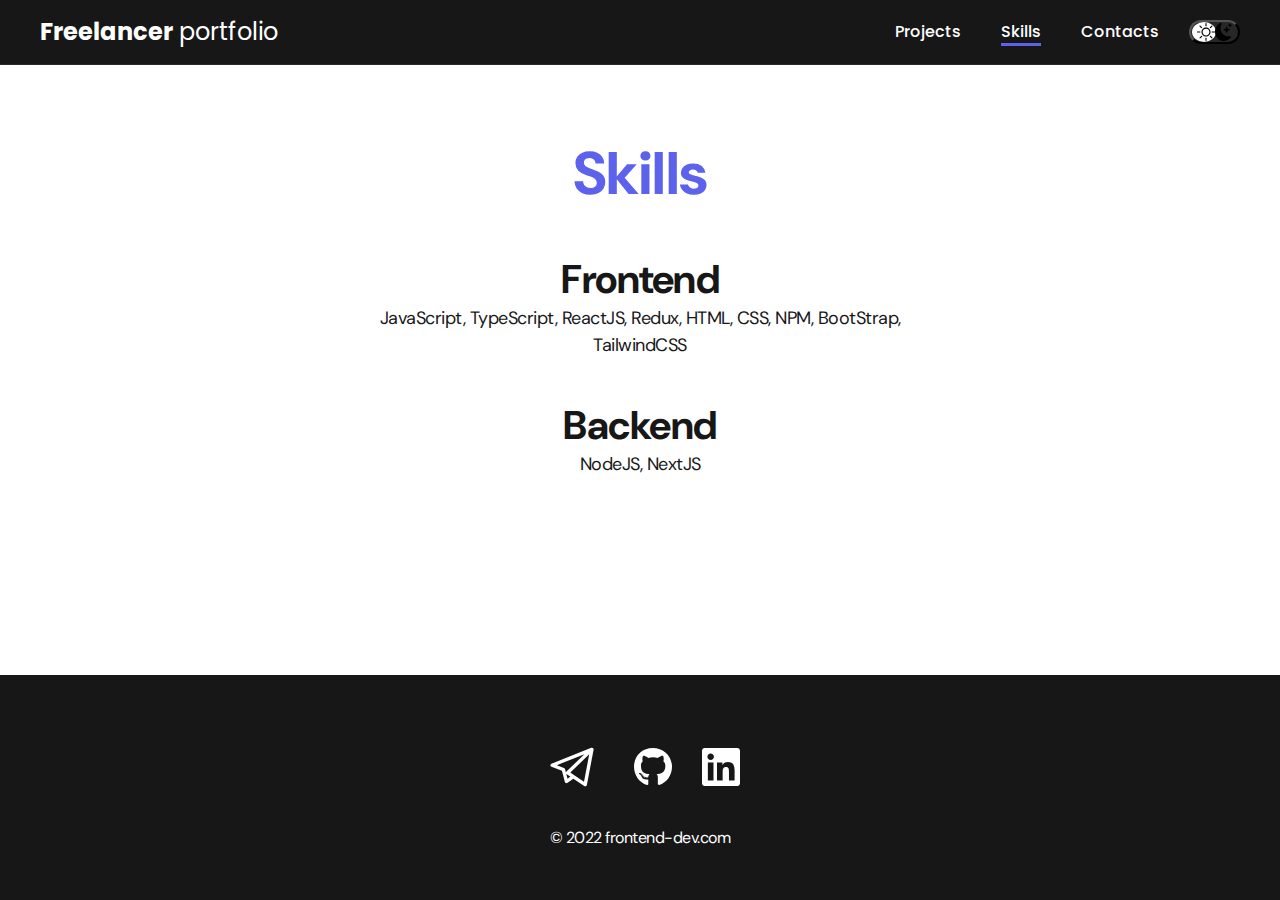
<file: skills.html>
<!DOCTYPE html>
<html lang="en">
    <head>
    <meta charset="UTF-8">
    <meta http-equiv="X-UA-Compatible" content="IE=edge">
    <meta name="viewport" content="width=device-width, initial-scale=1.0">
    <link rel="stylesheet" href="css/style.min.css?_v=20230529133737">
    <title>about page</title>
</head>
    <body>
        <nav class="nav">
            <div class="container">
                <div class="nav-row">
                    <a href="./index.html" class="logo"><span>Freelancer</span> portfolio</a>
                    <button class="dark-mode-btn">
                        <img src="./img/svgicons/sun.svg" alt="light mode" class="dark-mode-btn__icon">
                        <img src="./img/svgicons/moon.svg" alt="dark mode" class="dark-mode-btn__icon">
                    </button>
                    <ul class="nav-list">
                        <li class="nav-list__item">
                            <a href="./index.html" class="nav-list__link">Projects</a>
                        </li>
                        <li class="nav-list__item">
                            <a href="./skills.html" class="nav-list__link nav-list__link--active">Skills</a>
                        </li>
                        <li class="nav-list__item">
                            <a href="./contacts.html" class="nav-list__link">Contacts</a>
                        </li>
                    </ul>
                </div>
            </div>
           
       </nav>
    
       <main class="section">
            <div class="container"> 
                <h1 class="project__title">Skills</h1>
                <ul class="content-list">
                    <li class="contemt-list__item">
                        <h2 class="contemt-list__item--title">Frontend </h2>
                        <p>JavaScript, TypeScript, ReactJS, Redux, HTML, CSS, NPM, BootStrap, TailwindCSS</p>
                    </li>
                    <li class="contemt-list__item">
                        <h2 class="contemt-list__item--title">Backend</h2>
                        <p>NodeJS, NextJS</p>
                    </li>
                </ul>
    
            </div>
    
       </main>
        <footer class="footer">
    <div class="container">          
        <ul class="social">

            <li class="social__item">
                <a href="https://t.me/dolyasv63">
                    <img src="img/svgicons/telegram.svg" alt="telegram">
                </a>
            </li>
            <li class="social__item">
                <a href="https://github.com/ValeriyDolya">
                    <img src="img/svgicons/gitHub.svg" alt="gitHub">
                </a>
            </li>
            <li class="social__item">
                <a href="https://www.linkedin.com/in/valeriy-dolya-1a2a0b246/">
                    <img src="img/svgicons/linkedIn.svg" alt="linkedIn">
                </a>
            </li>
        </ul>
        <div class="copyright">
            <p>© 2022 frontend-dev.com</p>
        </div>
    </div>
</footer>
        <script src="js/app.min.js?_v=20230529133737"></script>
    </body>
</html>
</file>
<file: css/style.min.css>
@import url('https://fonts.googleapis.com/css2?family=DM+Sans:wght@400; 500;700&family=Poppins:wght@400;500;700&display=swap');a,abbr,acronym,address,applet,article,aside,audio,b,big,blockquote,body,canvas,caption,center,cite,code,dd,del,details,dfn,div,dl,dt,em,embed,fieldset,figcaption,figure,footer,form,h1,h2,h3,h4,h5,h6,header,hgroup,html,i,iframe,img,ins,kbd,label,legend,li,mark,menu,nav,object,ol,output,p,pre,q,ruby,s,samp,section,small,span,strike,strong,sub,summary,sup,table,tbody,td,tfoot,th,thead,time,tr,tt,u,ul,var,video{margin:0;padding:0;border:0;font-size:100%;font:inherit;vertical-align:baseline}:focus{outline:0}article,aside,details,figcaption,figure,footer,header,hgroup,menu,nav,section{display:block}body{line-height:1}ol,ul{list-style:none}blockquote,q{quotes:none}blockquote:after,blockquote:before,q:after,q:before{content:"";content:none}table{border-collapse:collapse;border-spacing:0}input[type=search]::-webkit-search-cancel-button,input[type=search]::-webkit-search-decoration,input[type=search]::-webkit-search-results-button,input[type=search]::-webkit-search-results-decoration{-webkit-appearance:none}input[type=search]{-webkit-box-sizing:content-box;box-sizing:content-box}textarea{overflow:auto;vertical-align:top;resize:vertical}audio,canvas,video{display:inline-block;max-width:100%}audio:not([controls]){display:none;height:0}[hidden]{display:none}html{font-size:100%;-webkit-text-size-adjust:100%;-ms-text-size-adjust:100%}a:focus{outline:thin dotted}a:active,a:hover{outline:0}img{border:0;-ms-interpolation-mode:bicubic}figure{margin:0}form{margin:0}fieldset{border:1px solid silver;margin:0 2px;padding:.35em .625em .75em}legend{border:0;padding:0;white-space:normal}button,input,select,textarea{font-size:100%;margin:0;vertical-align:baseline}button,input{line-height:normal}button,select{text-transform:none}button,html input[type=button],input[type=reset],input[type=submit]{cursor:pointer}button[disabled],html input[disabled]{cursor:default}input[type=checkbox],input[type=radio]{-webkit-box-sizing:border-box;box-sizing:border-box;padding:0}input[type=search]{-webkit-box-sizing:content-box;box-sizing:content-box}input[type=search]::-webkit-search-cancel-button,input[type=search]::-webkit-search-decoration{-webkit-appearance:none}button::-moz-focus-inner,input::-moz-focus-inner{border:0;padding:0}textarea{overflow:auto;vertical-align:top}table{border-collapse:collapse;border-spacing:0}button,html,input,select,textarea{color:#222}::-moz-selection{background:#b3d4fc;text-shadow:none}::selection{background:#b3d4fc;text-shadow:none}img{vertical-align:middle}fieldset{border:0;margin:0;padding:0}textarea{resize:vertical}.chromeframe{margin:.2em 0;background:#ccc;color:#000;padding:.2em 0}:root{--black:#171718;--black-2:#252526;--black-border:#26292D;--white:#fff;--purple:#5C62EC;--white-title:#FAFAFA;--shadow-for-white-mode:0px 5px 35px rgba(0, 0, 0, 0.25);--shadow-for-dark-mode:0px 5px 35px rgba(0, 0, 0, 0.9);--dark-bg:var(--black);--dark-border:var(--black-border);--header-text:var(--white);--accent:var(--purple);--title-header:var(--white-title);--blak-mode:var(--black-2);--page-bg:var(--white);--text-color:var(--black);--shadow:var(--shadow-for-white-mode)}.dark{--page-bg:var(--black-2);--text-color:var(--white);--shadow:var(--shadow-for-dark-mode)}body,html{display:-webkit-box;display:-ms-flexbox;display:flex;-webkit-box-orient:vertical;-webkit-box-direction:normal;-ms-flex-direction:column;flex-direction:column;min-height:100vh;min-width:-webkit-fit-content;min-width:-moz-fit-content;min-width:fit-content;font-family:"DM Sans",sans-serif;background-color:var(--page-bg);color:var(--text-color)}img{width:100%}a{text-decoration:none;color:#fff}.container{padding:0 15px;max-width:1200px;margin:0 auto}.section{padding:70px 0}.project__title{font-weight:700;font-size:60px;line-height:78px;text-align:center;letter-spacing:-.5px;color:var(--accent);margin-bottom:40px}.nav{padding:20px 0;background-color:var(--dark-bg);color:var(--header-text);border-bottom:1px solid var(--dark-border)}.nav-row{display:-webkit-box;display:-ms-flexbox;display:flex;-webkit-box-pack:end;-ms-flex-pack:end;justify-content:flex-end;-webkit-box-align:center;-ms-flex-align:center;align-items:center;gap:30px;-ms-flex-wrap:wrap;flex-wrap:wrap;font-family:Poppins,sans-serif}.logo{margin-right:auto;font-size:24px}.logo span{font-weight:700}.nav-list{display:-webkit-box;display:-ms-flexbox;display:flex;gap:40px;-ms-flex-wrap:wrap;flex-wrap:wrap}.nav-list__link{font-weight:500;font-size:16px;line-height:24px;-webkit-transition:.2s ease-in;-o-transition:.2s ease-in;transition:.2s ease-in}.nav-list__link:hover{opacity:.8}.nav-list__link--active{border-bottom:3px solid var(--accent)}.dark-mode-btn{position:relative;display:-webkit-box;display:-ms-flexbox;display:flex;-webkit-box-pack:justify;-ms-flex-pack:justify;justify-content:space-between;-webkit-box-align:center;-ms-flex-align:center;align-items:center;width:51px;height:24px;border-radius:50px;background-color:#272727;-webkit-box-ordinal-group:10;-ms-flex-order:9;order:9}.dark-mode-btn::before{content:"";position:absolute;left:1px;width:24px;height:20px;background-color:var(--white);border-radius:50%;-webkit-transition:left .2s ease-in;-o-transition:left .2s ease-in;transition:left .2s ease-in}.dark-mode-btn--active::before{left:23px}.dark-mode-btn__icon{position:relative;z-index:5}.header{background-color:var(--dark-bg);min-height:695px;display:-webkit-box;display:-ms-flexbox;display:flex;-webkit-box-align:center;-ms-flex-align:center;align-items:center}.header__wrapper{position:relative;color:var(--white);max-width:600px;margin:0 auto;padding:40px 15px;text-align:center}.header__wrapper img{position:absolute;top:-111px;left:-32px}.header__title{color:var(--white-title);font-weight:700;font-size:40px;line-height:56px;letter-spacing:-.5px}.header__title strong{font-size:60px;line-height:84px}.header__title strong em{color:var(--accent)}.header__text{margin:20px 0 40px;font-weight:500;font-size:18px;line-height:24px;letter-spacing:-.5px}.header__text p+p{margin-top:.5em}.header__btn{position:relative;z-index:5;width:-webkit-fit-content;width:-moz-fit-content;width:fit-content;margin:0 auto}.btn{display:inline-block;width:160px;height:48px;background-color:var(--accent);border-radius:5px;line-height:48px;font-size:16px;letter-spacing:.15px;-webkit-transition:opacity .1s ease-in;-o-transition:opacity .1s ease-in;transition:opacity .1s ease-in}.btn:hover{opacity:.8}.btn:active{opacity:.6;position:relative;top:1px;left:1px}.project__content{display:-webkit-box;display:-ms-flexbox;display:flex;-ms-flex-wrap:wrap;flex-wrap:wrap;gap:30px;-webkit-box-pack:center;-ms-flex-pack:center;justify-content:center;margin-top:60px}.project__content-card{-webkit-box-shadow:var(--shadow);box-shadow:var(--shadow);width:370px;border-radius:10px}.project__content-card-img{position:relative;overflow:hidden;width:100%;height:278px;border-radius:10px}.project__content-card-text{padding:15px 10px 25px;font-weight:700;font-size:24px;line-height:31px;letter-spacing:-.5px;color:var(--text-color)}.project-details{display:-webkit-box;display:-ms-flexbox;display:flex;-webkit-box-orient:vertical;-webkit-box-direction:normal;-ms-flex-direction:column;flex-direction:column;-webkit-box-align:center;-ms-flex-align:center;align-items:center;max-width:865px;margin:0 auto}.project-details img{max-width:100%;-webkit-box-shadow:var(--shadow);box-shadow:var(--shadow);border-radius:10px}.project-details__descr{font-weight:700;font-size:24px;line-height:31px;letter-spacing:-.5px;color:var(--text-color);margin:40px 0 30px}.btn-outline{display:-webkit-box;display:-ms-flexbox;display:flex;-webkit-box-pack:end;-ms-flex-pack:end;justify-content:end;-webkit-box-align:center;-ms-flex-align:center;align-items:center;font-weight:500;font-size:16px;line-height:18px;letter-spacing:.15px;color:#000;width:169px;height:48px;border:1px solid #000;border-radius:5px;background:url(../img/svgicons/gitHub-black.svg) no-repeat 15px center}.btn-outline:active{background-color:#fafafa;position:relative;top:1px;left:1px}.btn-outline p{padding:0 15px}.content-list{display:-webkit-box;display:-ms-flexbox;display:flex;-webkit-box-orient:vertical;-webkit-box-direction:normal;-ms-flex-direction:column;flex-direction:column;row-gap:40px;margin:40px;text-align:center;-webkit-box-align:center;-ms-flex-align:center;align-items:center}.contemt-list__item{max-width:571px;font-weight:400;font-size:18px;line-height:27px;letter-spacing:-.5px;color:var(var(--text-color))}.contemt-list__item p+p{margin-top:.5em}.contemt-list__item--title{font-weight:700;font-size:40px;line-height:52px}.tel{color:var(--text-color)}.email{color:var(--accent)}.footer{background-color:var(--dark-bg);padding:60px 0 50px;display:-webkit-box;display:-ms-flexbox;display:flex;-webkit-box-align:center;-ms-flex-align:center;align-items:center;margin-top:auto}.social{display:-webkit-box;display:-ms-flexbox;display:flex;-webkit-column-gap:30px;-moz-column-gap:30px;column-gap:30px}.social__item{display:-webkit-box;display:-ms-flexbox;display:flex;-webkit-box-align:center;-ms-flex-align:center;align-items:center}.copyright{margin-top:27px;color:var(--white);text-align:center;font-size:16px;line-height:24px;letter-spacing:-.5px}.copyright p+p{margin-top:.5em}@media (max-width:768px){.wrapper{min-width:650px}.nav-row{-webkit-box-pack:justify;-ms-flex-pack:justify;justify-content:space-between}.header{min-height:unset}.header__title{font-size:27px;line-height:37px;letter-spacing:-.2px}.header__title strong{font-size:40px;line-height:56px}.project__title{font-size:40px;line-height:52px;letter-spacing:-.2px}.footer{padding:40px 0 35px}.copyright{margin-top:20px}}
</file>
